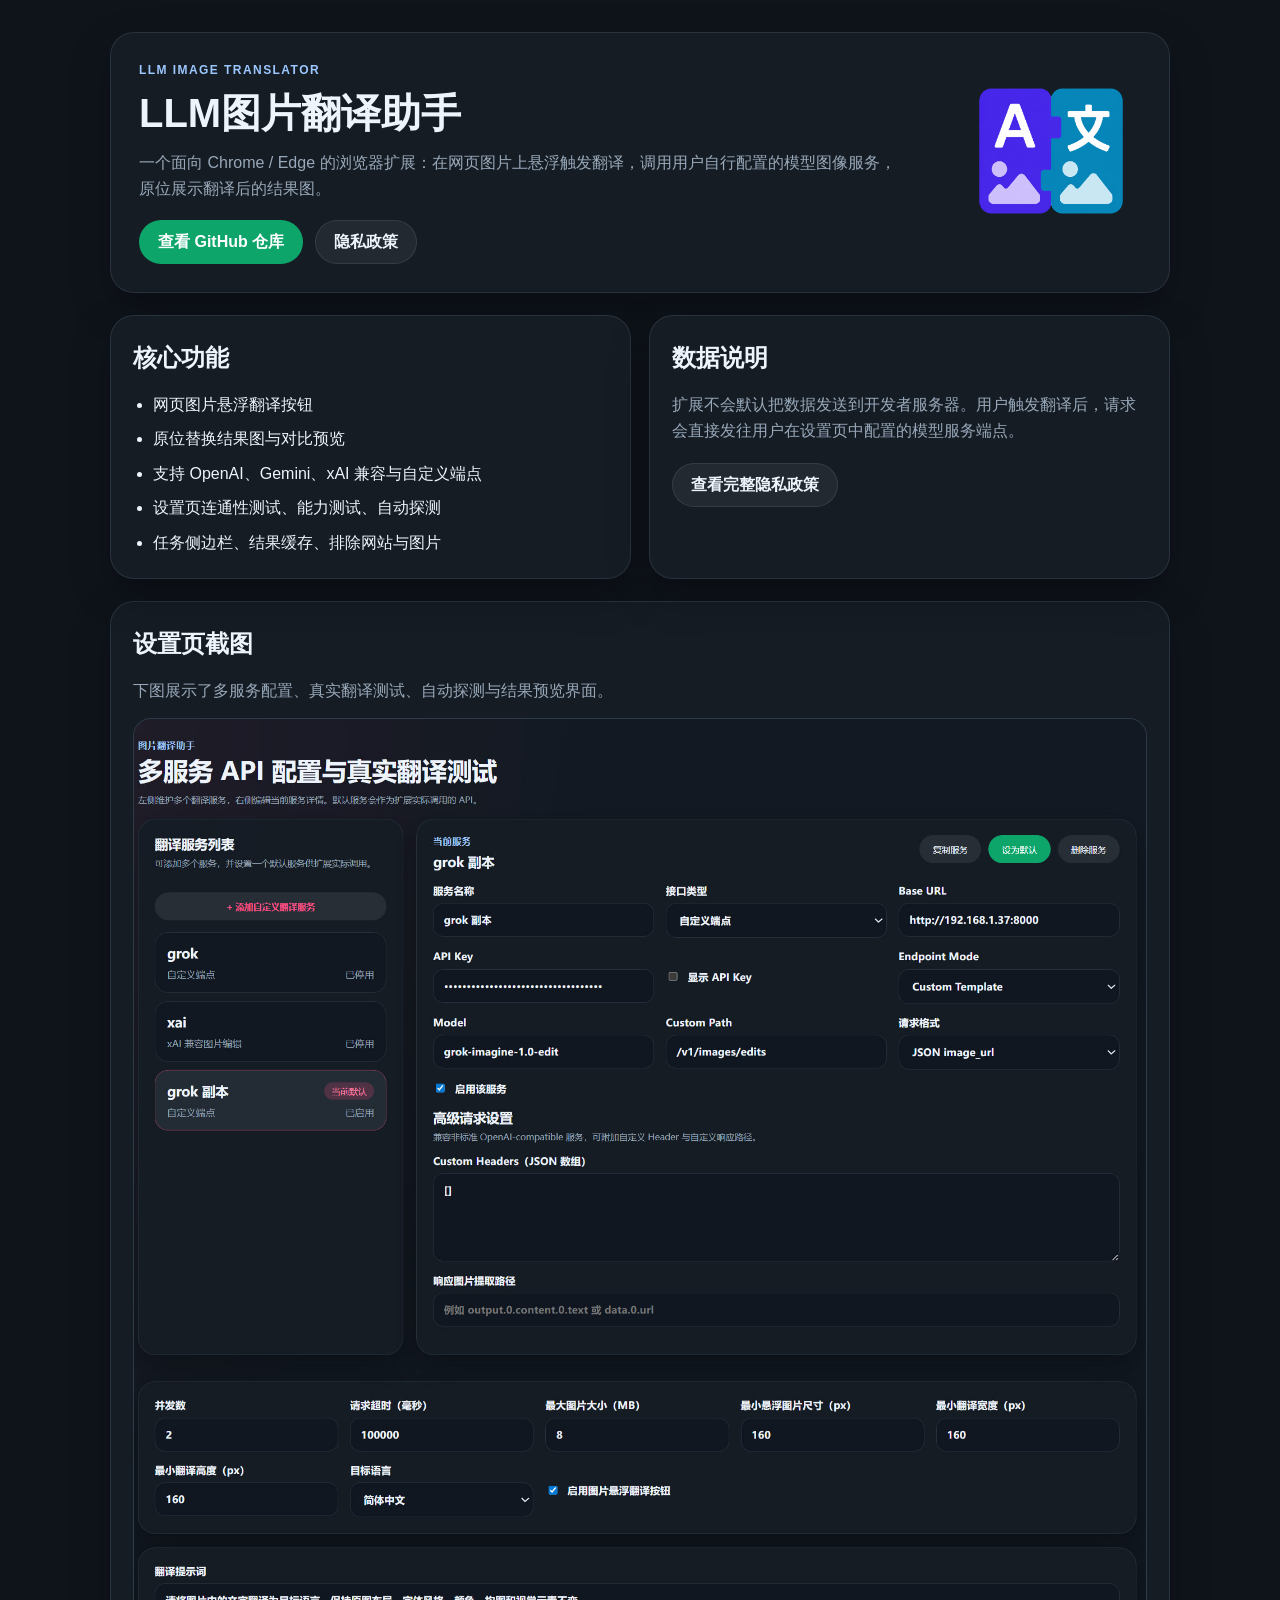
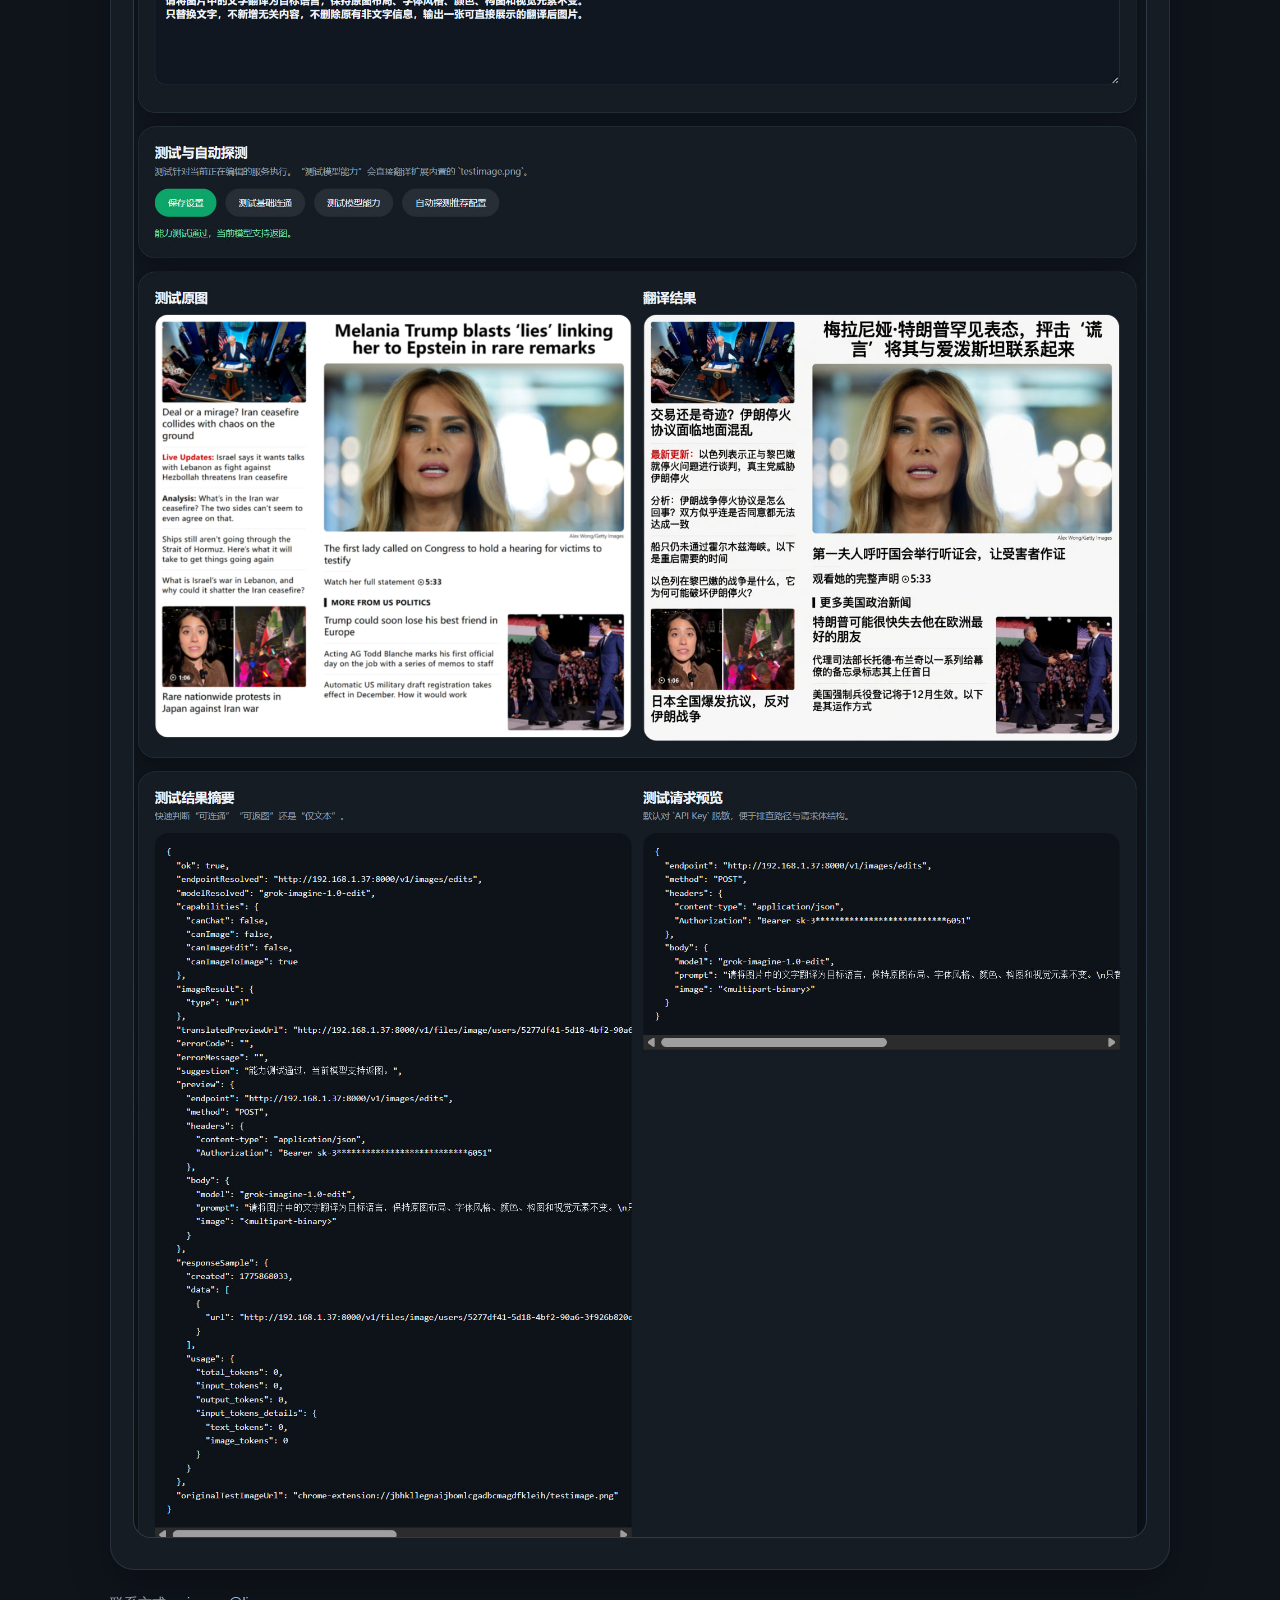
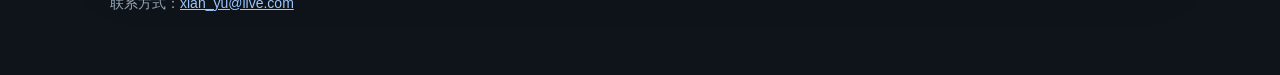
<file: docs/index.html>
<!doctype html>
<html lang="zh-CN">
<head>
  <meta charset="utf-8">
  <meta name="viewport" content="width=device-width,initial-scale=1">
  <title>LLM图片翻译助手 | LLM image translator</title>
  <meta name="description" content="LLM图片翻译助手：悬浮翻译网页图片，兼容 OpenAI、Gemini、xAI 兼容端点和自定义图像接口。">
  <link rel="stylesheet" href="./styles.css">
</head>
<body>
  <main class="page">
    <section class="hero">
      <div>
        <p class="eyebrow">LLM IMAGE TRANSLATOR</p>
        <h1>LLM图片翻译助手</h1>
        <p class="summary">
          一个面向 Chrome / Edge 的浏览器扩展：在网页图片上悬浮触发翻译，调用用户自行配置的模型图像服务，原位展示翻译后的结果图。
        </p>
        <div class="actions">
          <a class="button primary" href="https://github.com/XianYuDaXian/llm-image-translator" target="_blank" rel="noreferrer">查看 GitHub 仓库</a>
          <a class="button secondary" href="./privacy.html">隐私政策</a>
        </div>
      </div>
      <img src="./assets/logo.png" alt="LLM图片翻译助手 Logo">
    </section>

    <section class="grid">
      <article class="card">
        <h2>核心功能</h2>
        <ul>
          <li>网页图片悬浮翻译按钮</li>
          <li>原位替换结果图与对比预览</li>
          <li>支持 OpenAI、Gemini、xAI 兼容与自定义端点</li>
          <li>设置页连通性测试、能力测试、自动探测</li>
          <li>任务侧边栏、结果缓存、排除网站与图片</li>
        </ul>
      </article>

      <article class="card">
        <h2>数据说明</h2>
        <p class="summary">
          扩展不会默认把数据发送到开发者服务器。用户触发翻译后，请求会直接发往用户在设置页中配置的模型服务端点。
        </p>
        <div class="actions">
          <a class="button secondary" href="./privacy.html">查看完整隐私政策</a>
        </div>
      </article>
    </section>

    <section class="card">
      <h2>设置页截图</h2>
      <p class="muted" style="margin-bottom:14px;">下图展示了多服务配置、真实翻译测试、自动探测与结果预览界面。</p>
      <img class="shot" src="./assets/settings-page.png" alt="LLM图片翻译助手设置页截图">
    </section>

    <p class="footer">
      联系方式：<a href="mailto:xian_yu@live.com">xian_yu@live.com</a>
    </p>
  </main>
</body>
</html>
</file>
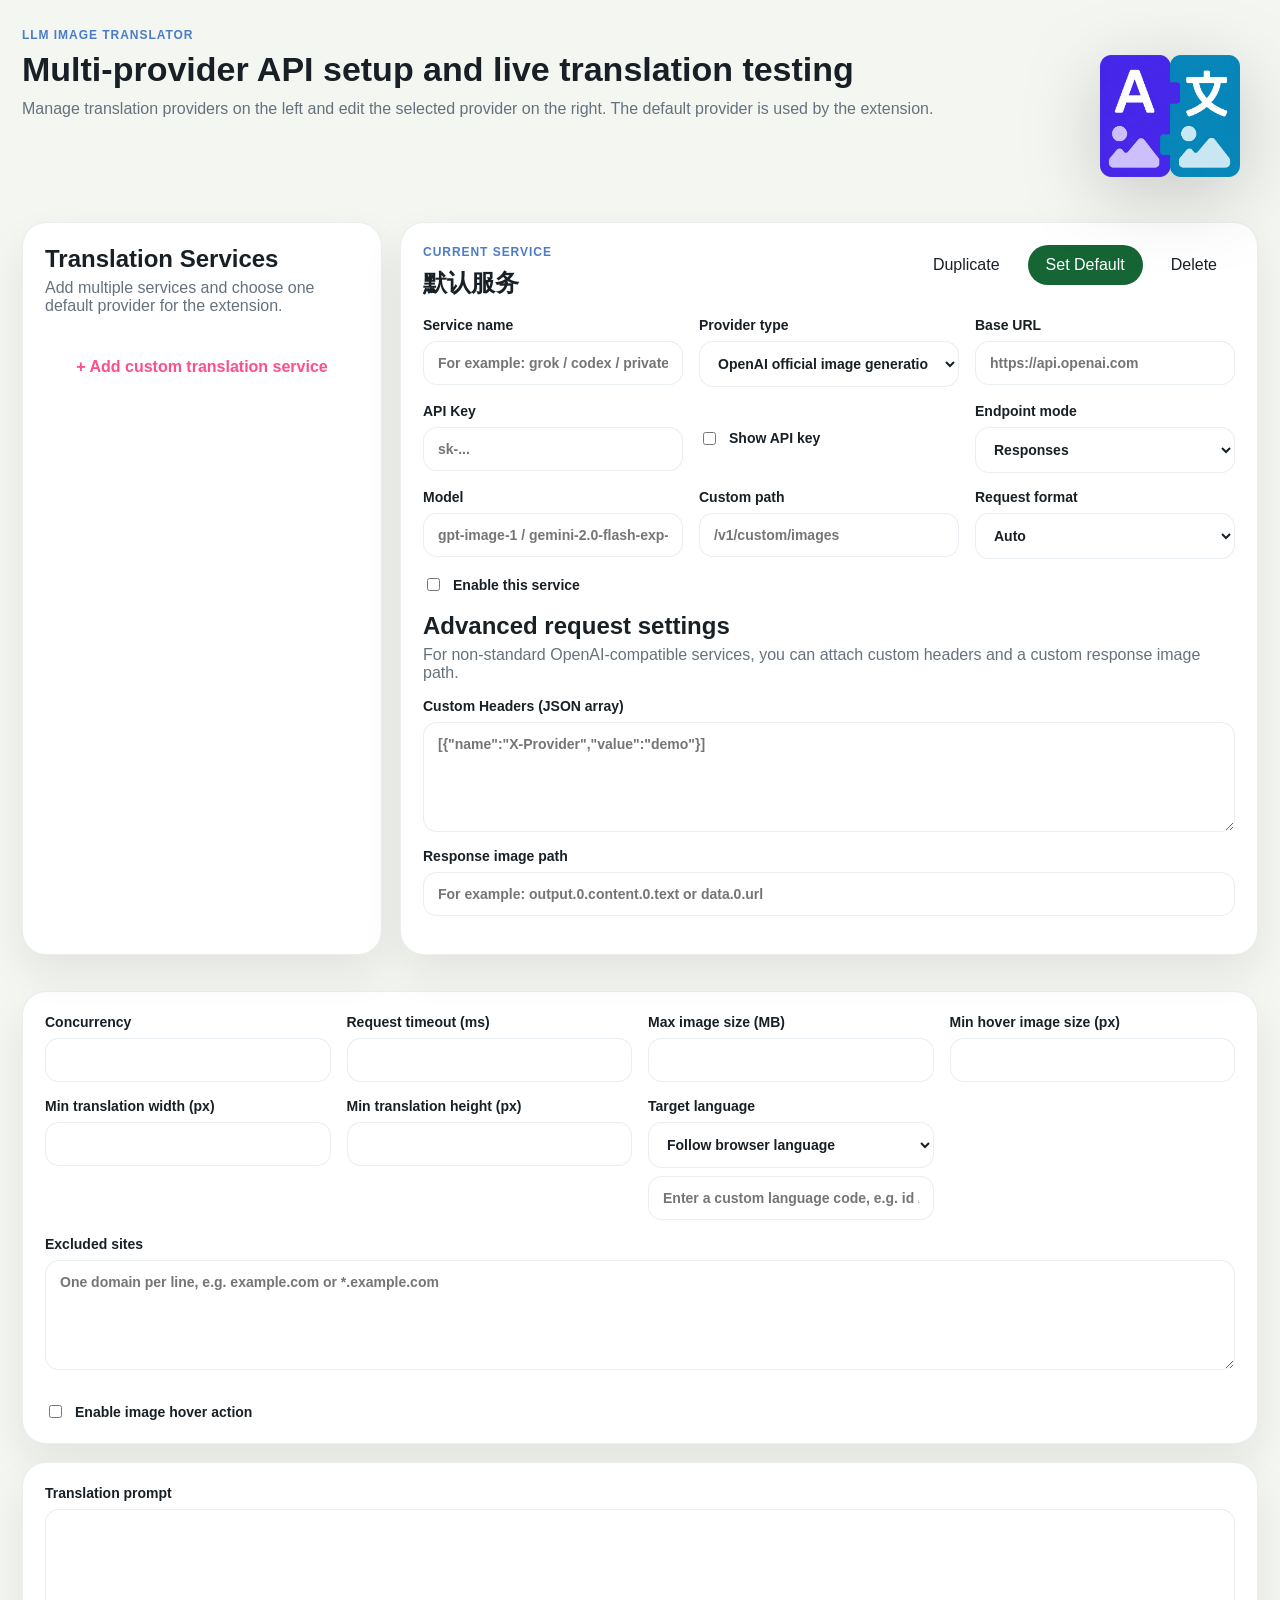
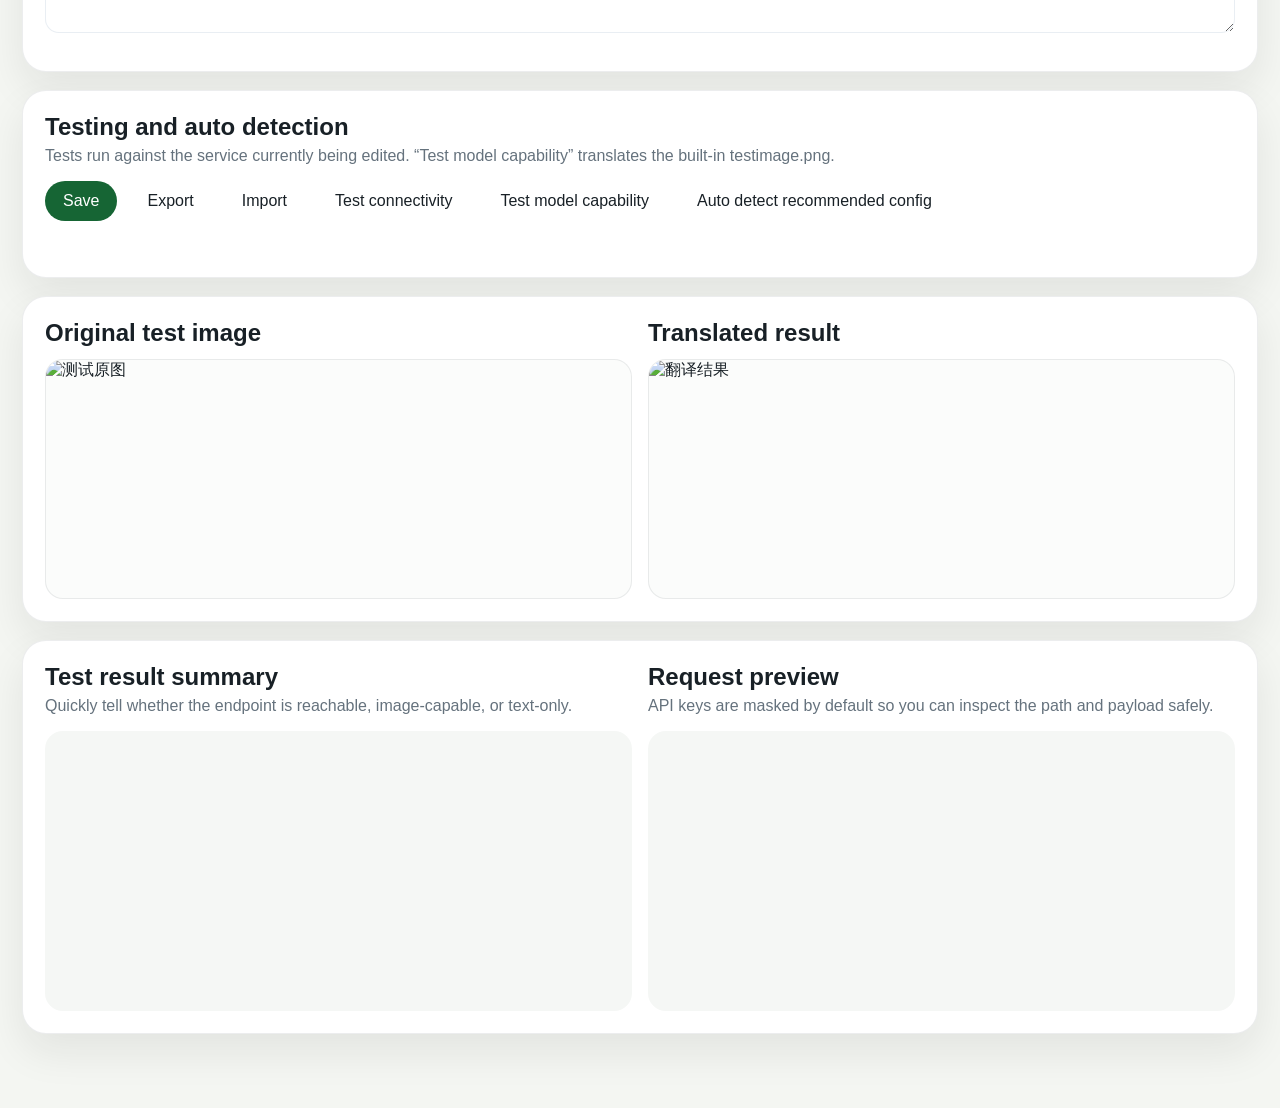
<file: options.html>
<!doctype html>
<html lang="zh-CN">
<head>
  <meta charset="utf-8">
  <meta name="viewport" content="width=device-width,initial-scale=1">
  <title>LLM图片翻译助手 设置</title>
  <link rel="stylesheet" href="options.css">
</head>
<body>
  <main class="page">
    <section class="hero">
      <div class="hero-copy">
        <p class="eyebrow" data-i18n="appNameShort">LLM图片翻译助手</p>
        <h1 data-i18n="heroTitle">多服务 API 配置与真实翻译测试</h1>
        <p class="summary" data-i18n="heroSummary">左侧维护多个翻译服务，右侧编辑当前服务详情。默认服务会作为扩展实际调用的 API。</p>
      </div>
      <div class="hero-logo-wrap" aria-hidden="true">
        <img class="hero-logo" src="logo.png" alt="">
      </div>
    </section>

    <section class="service-layout">
      <aside class="card service-sidebar">
        <div class="section-head">
          <h2 data-i18n="serviceListTitle">翻译服务列表</h2>
          <p data-i18n="serviceListSummary">可添加多个服务，并设置一个默认服务供扩展实际调用。</p>
        </div>
        <button id="addServiceButton" class="service-add-button" data-i18n="addCustomService">+ 添加自定义翻译服务</button>
        <div id="serviceList" class="service-list"></div>
      </aside>

      <section class="card service-detail">
        <div class="service-detail-head">
          <div>
            <p class="eyebrow" data-i18n="currentService">当前服务</p>
            <h2 id="serviceDetailTitle">默认服务</h2>
          </div>
          <div class="detail-actions">
            <button id="duplicateServiceButton" data-i18n="duplicateService">复制服务</button>
            <button id="setDefaultServiceButton" class="primary" data-i18n="setAsDefault">设为默认</button>
            <button id="deleteServiceButton" data-i18n="deleteService">删除服务</button>
          </div>
        </div>

        <div class="grid">
          <label><span data-i18n="serviceNameLabel">服务名称</span><input id="serviceName" type="text" data-i18n-placeholder="serviceNamePlaceholder" placeholder="例如：grok / codex / 内网服务"></label>
          <label><span data-i18n="providerTypeLabel">接口类型</span><select id="providerType"></select></label>
          <label><span data-i18n="baseUrlLabel">Base URL</span><input id="baseUrl" type="url" placeholder="https://api.openai.com"></label>
          <label><span data-i18n="apiKeyLabel">API Key</span><input id="apiKey" type="password" placeholder="sk-..."></label>
          <label class="inline-checkbox"><input id="showApiKey" type="checkbox"><span data-i18n="showApiKey">显示 API Key</span></label>
          <label><span data-i18n="endpointModeLabel">Endpoint Mode</span><select id="endpointMode"></select></label>
          <label><span data-i18n="modelLabel">Model</span><input id="model" type="text" placeholder="gpt-image-1 / gemini-2.0-flash-exp-image-generation"></label>
          <label><span data-i18n="customPathLabel">Custom Path</span><input id="customPath" type="text" data-i18n-placeholder="customPathPlaceholder" placeholder="/v1/custom/images"></label>
          <label><span data-i18n="requestFormatLabel">请求格式</span><select id="requestFormat"></select></label>
          <label class="inline-checkbox"><input id="serviceEnabled" type="checkbox"><span data-i18n="serviceEnabled">启用该服务</span></label>
        </div>

        <div class="section-head compact-head">
          <h2 data-i18n="advancedRequestTitle">高级请求设置</h2>
          <p data-i18n="advancedRequestSummary">兼容非标准 OpenAI-compatible 服务，可附加自定义 Header 与自定义响应路径。</p>
        </div>
        <label class="stack"><span data-i18n="customHeadersLabel">Custom Headers（JSON 数组）</span><textarea id="customHeaders" rows="5" data-i18n-placeholder="customHeadersPlaceholder" placeholder='[{"name":"X-Provider","value":"demo"}]'></textarea></label>
        <label class="stack"><span data-i18n="customResponseImagePathLabel">响应图片提取路径</span><input id="customResponseImagePath" type="text" data-i18n-placeholder="customResponseImagePathPlaceholder" placeholder="例如 output.0.content.0.text 或 data.0.url"></label>
      </section>
    </section>

    <section class="card grid">
      <label><span data-i18n="concurrencyLabel">并发数</span><input id="concurrency" type="number" min="1" max="8"></label>
      <label><span data-i18n="timeoutLabel">请求超时（毫秒）</span><input id="requestTimeoutMs" type="number" min="5000" step="1000"></label>
      <label><span data-i18n="maxImageMbLabel">最大图片大小（MB）</span><input id="maxImageMegabytes" type="number" min="1" step="1"></label>
      <label><span data-i18n="minHoverImageLabel">最小悬浮图片尺寸（px）</span><input id="minImageDisplaySize" type="number" min="48" step="8"></label>
      <label><span data-i18n="minTranslationWidthLabel">最小翻译宽度（px）</span><input id="minTranslationWidth" type="number" min="48" step="8"></label>
      <label><span data-i18n="minTranslationHeightLabel">最小翻译高度（px）</span><input id="minTranslationHeight" type="number" min="48" step="8"></label>
      <label>
        <span data-i18n="targetLanguageLabel">目标语言</span>
        <select id="targetLanguagePreset"></select>
        <input id="targetLanguageCustom" type="text" data-i18n-placeholder="targetLanguagePlaceholder" placeholder="输入自定义语言代码，例如 id / pl / nl">
      </label>
      <label class="stack wide-field">
        <span data-i18n="excludedSitesLabel">排除翻译网站</span>
        <textarea id="excludedSites" rows="4" data-i18n-placeholder="excludedSitesPlaceholder" placeholder="每行一个域名，例如 example.com 或 *.example.com"></textarea>
      </label>
      <label class="inline-checkbox"><input id="hoverButtonEnabled" type="checkbox"><span data-i18n="hoverButtonEnabledLabel">启用图片悬浮翻译按钮</span></label>
    </section>

    <section class="card">
      <label class="stack"><span data-i18n="translatePromptLabel">翻译提示词</span><textarea id="translatePromptTemplate" rows="6"></textarea></label>
    </section>

    <section class="card">
      <div class="section-head">
        <h2 data-i18n="testSectionTitle">测试与自动探测</h2>
        <p data-i18n="testSectionSummary">测试针对当前正在编辑的服务执行。“测试模型能力”会直接翻译扩展内置的 testimage.png。</p>
      </div>
      <div class="actions">
        <button id="saveButton" class="primary" data-i18n="saveSettings">保存设置</button>
        <button id="exportConfigButton" data-i18n="exportConfig">导出配置</button>
        <button id="importConfigButton" data-i18n="importConfig">导入配置</button>
        <input id="importConfigInput" type="file" accept="application/json,.json" hidden>
        <button id="connectivityButton" data-i18n="testConnectivity">测试基础连通</button>
        <button id="capabilityButton" data-i18n="testCapability">测试模型能力</button>
        <button id="detectButton" data-i18n="autoDetect">自动探测推荐配置</button>
      </div>
      <div id="statusMessage" class="status"></div>
    </section>

    <section class="card preview-grid">
      <div class="image-card">
        <h2 data-i18n="testOriginalImage">测试原图</h2>
        <img id="originalPreview" alt="测试原图">
      </div>
      <div class="image-card">
        <h2 data-i18n="translatedResult">翻译结果</h2>
        <img id="translatedPreview" alt="翻译结果">
      </div>
    </section>

    <section class="card split">
      <div>
        <div class="section-head">
          <h2 data-i18n="resultSummaryTitle">测试结果摘要</h2>
          <p data-i18n="resultSummaryText">快速判断“可连通”“可返图”还是“仅文本”。</p>
        </div>
        <pre id="resultView" class="code-block"></pre>
      </div>
      <div>
        <div class="section-head">
          <h2 data-i18n="requestPreviewTitle">测试请求预览</h2>
          <p data-i18n="requestPreviewText">默认对 API Key 脱敏，便于排查路径与请求体结构。</p>
        </div>
        <pre id="previewView" class="code-block"></pre>
      </div>
    </section>
  </main>

  <script src="common.js"></script>
  <script src="options.js"></script>
</body>
</html>
</file>
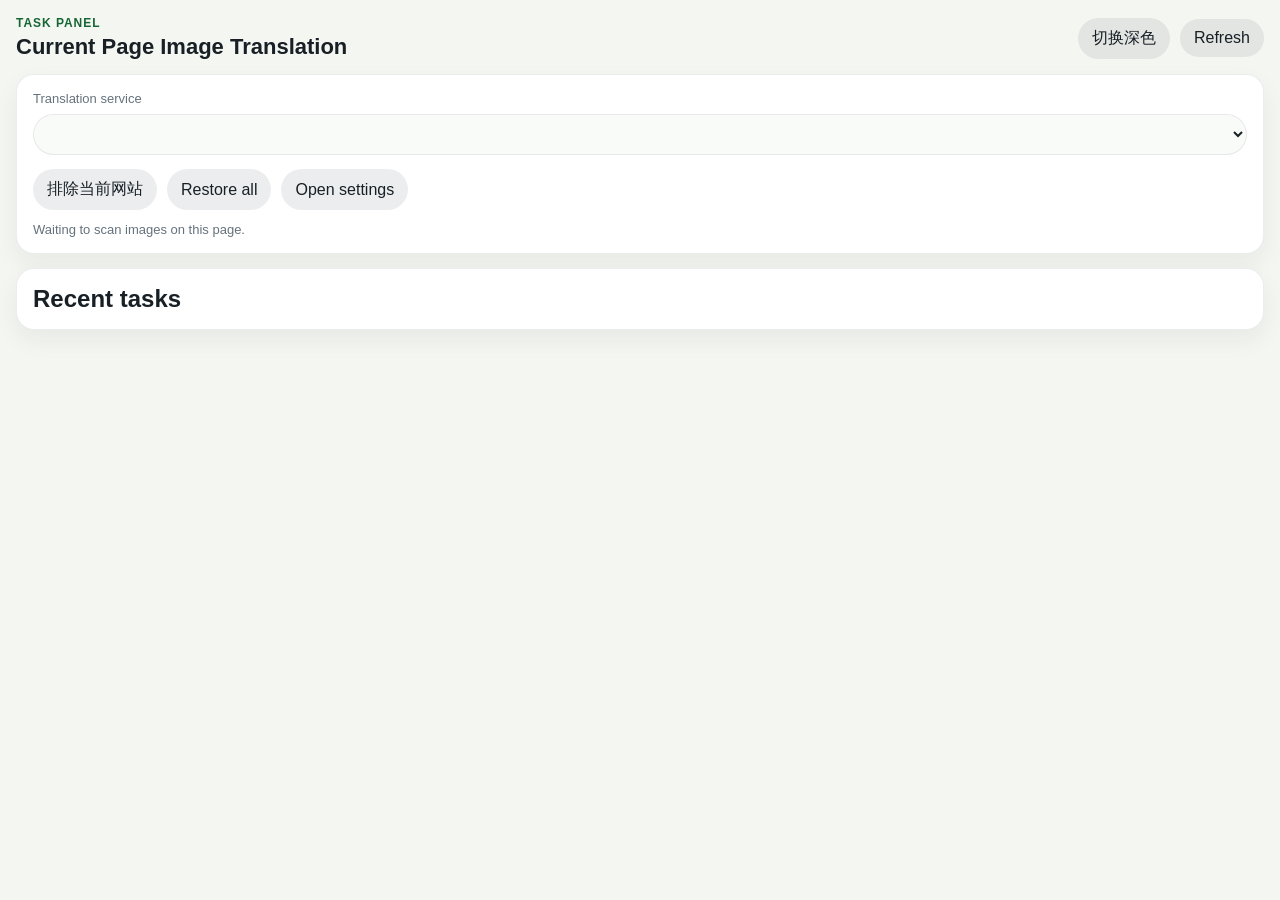
<file: sidepanel.html>
<!doctype html>
<html lang="zh-CN">
<head>
  <meta charset="utf-8">
  <meta name="viewport" content="width=device-width,initial-scale=1">
  <title>LLM图片翻译助手 任务</title>
  <link rel="stylesheet" href="sidepanel.css">
</head>
<body>
  <main class="panel">
    <header class="panel-header">
      <div>
        <p class="eyebrow" data-i18n="panelEyebrow">任务面板</p>
        <h1 data-i18n="panelTitle">当前页图片翻译</h1>
      </div>
      <div class="header-actions">
        <button id="themeToggleButton" type="button">切换深色</button>
        <button id="refreshButton" data-i18n="refresh">刷新</button>
      </div>
    </header>

    <section class="card">
      <div class="service-switcher">
        <label class="service-switcher-label" for="serviceSelect" data-i18n="serviceSwitcherLabel">翻译服务</label>
        <div class="service-switcher-row">
          <select id="serviceSelect"></select>
        </div>
      </div>
      <div class="actions">
        <button id="excludeSiteButton">排除当前网站</button>
        <button id="restoreAllButton" data-i18n="restoreAllImages">恢复全部原图</button>
        <button id="openOptionsButton" data-i18n="openSettings">打开设置页</button>
      </div>
      <p id="summaryText" class="summary" data-i18n="sidepanelWaitingScan">等待扫描页面图片。</p>
    </section>

    <section class="card">
      <h2 data-i18n="recentTasks">最近任务</h2>
      <div id="taskList" class="task-list"></div>
    </section>
  </main>

  <script src="common.js"></script>
  <script src="sidepanel.js"></script>
</body>
</html>
</file>
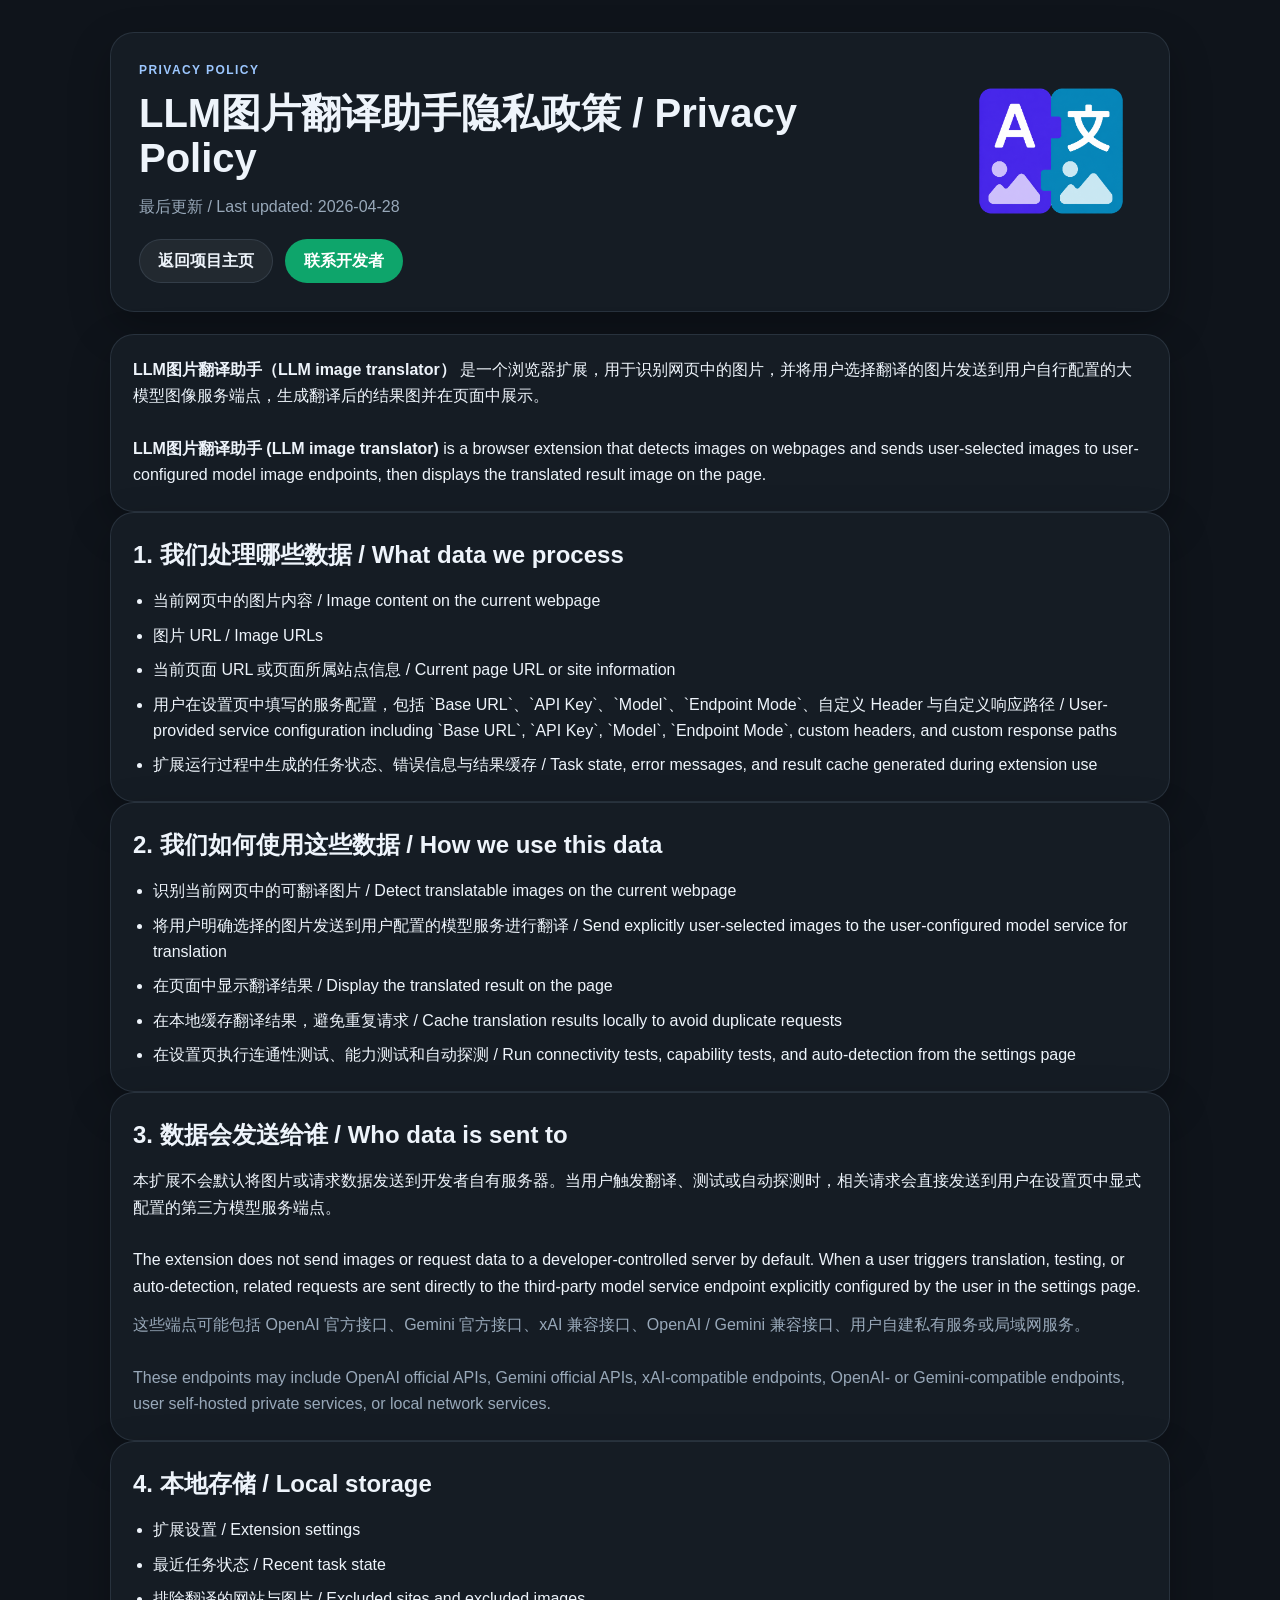
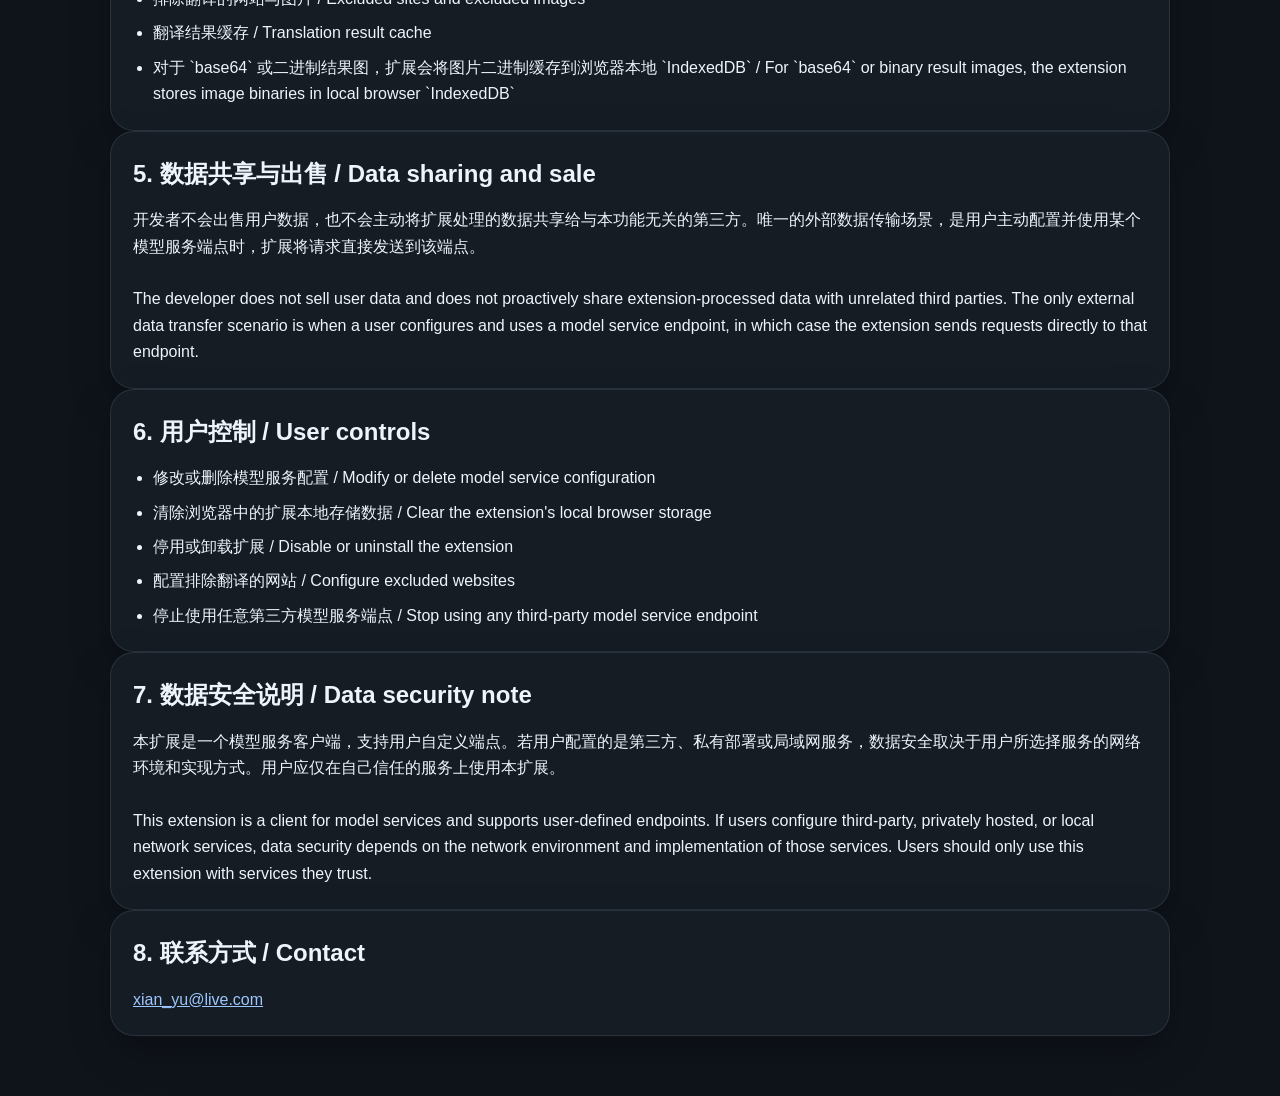
<file: docs/privacy.html>
<!doctype html>
<html lang="zh-CN">
<head>
  <meta charset="utf-8">
  <meta name="viewport" content="width=device-width,initial-scale=1">
  <title>LLM图片翻译助手隐私政策</title>
  <meta name="description" content="LLM图片翻译助手隐私政策">
  <link rel="stylesheet" href="./styles.css">
</head>
<body>
  <main class="page">
    <section class="hero">
      <div>
        <p class="eyebrow">PRIVACY POLICY</p>
        <h1>LLM图片翻译助手隐私政策 / Privacy Policy</h1>
        <p class="summary">最后更新 / Last updated: 2026-04-28</p>
        <div class="actions">
          <a class="button secondary" href="./index.html">返回项目主页</a>
          <a class="button primary" href="mailto:xian_yu@live.com">联系开发者</a>
        </div>
      </div>
      <img src="./assets/logo.png" alt="LLM图片翻译助手 Logo">
    </section>

    <section class="card">
      <p>
        <strong>LLM图片翻译助手（LLM image translator）</strong>
        是一个浏览器扩展，用于识别网页中的图片，并将用户选择翻译的图片发送到用户自行配置的大模型图像服务端点，生成翻译后的结果图并在页面中展示。<br><br>
        <strong>LLM图片翻译助手 (LLM image translator)</strong>
        is a browser extension that detects images on webpages and sends user-selected images to user-configured model image endpoints, then displays the translated result image on the page.
      </p>
    </section>

    <section class="card">
      <h2>1. 我们处理哪些数据 / What data we process</h2>
      <ul>
        <li>当前网页中的图片内容 / Image content on the current webpage</li>
        <li>图片 URL / Image URLs</li>
        <li>当前页面 URL 或页面所属站点信息 / Current page URL or site information</li>
        <li>用户在设置页中填写的服务配置，包括 `Base URL`、`API Key`、`Model`、`Endpoint Mode`、自定义 Header 与自定义响应路径 / User-provided service configuration including `Base URL`, `API Key`, `Model`, `Endpoint Mode`, custom headers, and custom response paths</li>
        <li>扩展运行过程中生成的任务状态、错误信息与结果缓存 / Task state, error messages, and result cache generated during extension use</li>
      </ul>
    </section>

    <section class="card">
      <h2>2. 我们如何使用这些数据 / How we use this data</h2>
      <ul>
        <li>识别当前网页中的可翻译图片 / Detect translatable images on the current webpage</li>
        <li>将用户明确选择的图片发送到用户配置的模型服务进行翻译 / Send explicitly user-selected images to the user-configured model service for translation</li>
        <li>在页面中显示翻译结果 / Display the translated result on the page</li>
        <li>在本地缓存翻译结果，避免重复请求 / Cache translation results locally to avoid duplicate requests</li>
        <li>在设置页执行连通性测试、能力测试和自动探测 / Run connectivity tests, capability tests, and auto-detection from the settings page</li>
      </ul>
    </section>

    <section class="card">
      <h2>3. 数据会发送给谁 / Who data is sent to</h2>
      <p>
        本扩展不会默认将图片或请求数据发送到开发者自有服务器。当用户触发翻译、测试或自动探测时，相关请求会直接发送到用户在设置页中显式配置的第三方模型服务端点。<br><br>
        The extension does not send images or request data to a developer-controlled server by default. When a user triggers translation, testing, or auto-detection, related requests are sent directly to the third-party model service endpoint explicitly configured by the user in the settings page.
      </p>
      <p class="muted" style="margin-top:12px;">
        这些端点可能包括 OpenAI 官方接口、Gemini 官方接口、xAI 兼容接口、OpenAI / Gemini 兼容接口、用户自建私有服务或局域网服务。<br><br>
        These endpoints may include OpenAI official APIs, Gemini official APIs, xAI-compatible endpoints, OpenAI- or Gemini-compatible endpoints, user self-hosted private services, or local network services.
      </p>
    </section>

    <section class="card">
      <h2>4. 本地存储 / Local storage</h2>
      <ul>
        <li>扩展设置 / Extension settings</li>
        <li>最近任务状态 / Recent task state</li>
        <li>排除翻译的网站与图片 / Excluded sites and excluded images</li>
        <li>翻译结果缓存 / Translation result cache</li>
        <li>对于 `base64` 或二进制结果图，扩展会将图片二进制缓存到浏览器本地 `IndexedDB` / For `base64` or binary result images, the extension stores image binaries in local browser `IndexedDB`</li>
      </ul>
    </section>

    <section class="card">
      <h2>5. 数据共享与出售 / Data sharing and sale</h2>
      <p>
        开发者不会出售用户数据，也不会主动将扩展处理的数据共享给与本功能无关的第三方。唯一的外部数据传输场景，是用户主动配置并使用某个模型服务端点时，扩展将请求直接发送到该端点。<br><br>
        The developer does not sell user data and does not proactively share extension-processed data with unrelated third parties. The only external data transfer scenario is when a user configures and uses a model service endpoint, in which case the extension sends requests directly to that endpoint.
      </p>
    </section>

    <section class="card">
      <h2>6. 用户控制 / User controls</h2>
      <ul>
        <li>修改或删除模型服务配置 / Modify or delete model service configuration</li>
        <li>清除浏览器中的扩展本地存储数据 / Clear the extension's local browser storage</li>
        <li>停用或卸载扩展 / Disable or uninstall the extension</li>
        <li>配置排除翻译的网站 / Configure excluded websites</li>
        <li>停止使用任意第三方模型服务端点 / Stop using any third-party model service endpoint</li>
      </ul>
    </section>

    <section class="card">
      <h2>7. 数据安全说明 / Data security note</h2>
      <p>
        本扩展是一个模型服务客户端，支持用户自定义端点。若用户配置的是第三方、私有部署或局域网服务，数据安全取决于用户所选择服务的网络环境和实现方式。用户应仅在自己信任的服务上使用本扩展。<br><br>
        This extension is a client for model services and supports user-defined endpoints. If users configure third-party, privately hosted, or local network services, data security depends on the network environment and implementation of those services. Users should only use this extension with services they trust.
      </p>
    </section>

    <section class="card">
      <h2>8. 联系方式 / Contact</h2>
      <p><a href="mailto:xian_yu@live.com">xian_yu@live.com</a></p>
    </section>
  </main>
</body>
</html>
</file>
<file: docs/styles.css>
:root {
  color-scheme: dark;
  --bg: #0f141b;
  --panel: #151c24;
  --panel-strong: #1b2530;
  --ink: #eef4fb;
  --muted: #98a8b9;
  --line: rgba(158, 183, 209, 0.14);
  --accent: #0ea56b;
  --accent-soft: rgba(14, 165, 107, 0.14);
  --shadow: 0 16px 40px rgba(0, 0, 0, 0.26);
}

* {
  box-sizing: border-box;
}

html, body {
  margin: 0;
  padding: 0;
}

body {
  font-family: "Microsoft YaHei", "PingFang SC", sans-serif;
  background: var(--bg);
  color: var(--ink);
  line-height: 1.65;
}

a {
  color: #9cc7ff;
}

.page {
  max-width: 1100px;
  margin: 0 auto;
  padding: 32px 20px 60px;
}

.hero,
.card {
  background: var(--panel);
  border: 1px solid var(--line);
  border-radius: 24px;
  box-shadow: var(--shadow);
}

.hero {
  display: grid;
  grid-template-columns: minmax(0, 1fr) 220px;
  gap: 24px;
  padding: 28px;
  margin-bottom: 22px;
}

.hero img {
  width: 100%;
  max-width: 180px;
  justify-self: end;
  align-self: start;
}

.eyebrow {
  margin: 0 0 10px;
  color: #9cc7ff;
  font-size: 12px;
  font-weight: 700;
  letter-spacing: 0.12em;
  text-transform: uppercase;
}

h1, h2, h3, p {
  margin: 0;
}

h1 {
  font-size: 40px;
  line-height: 1.12;
  margin-bottom: 14px;
}

h2 {
  font-size: 24px;
  margin-bottom: 14px;
}

h3 {
  font-size: 18px;
  margin-bottom: 10px;
}

.summary,
.muted {
  color: var(--muted);
}

.actions {
  display: flex;
  flex-wrap: wrap;
  gap: 12px;
  margin-top: 18px;
}

.button {
  display: inline-flex;
  align-items: center;
  justify-content: center;
  min-height: 44px;
  padding: 0 18px;
  border-radius: 999px;
  border: 1px solid transparent;
  text-decoration: none;
  font-weight: 700;
}

.button.primary {
  background: var(--accent);
  color: #fff;
}

.button.secondary {
  background: rgba(255, 255, 255, 0.06);
  color: var(--ink);
  border-color: var(--line);
}

.grid {
  display: grid;
  grid-template-columns: repeat(auto-fit, minmax(260px, 1fr));
  gap: 18px;
  margin-bottom: 22px;
}

.card {
  padding: 22px;
}

ul {
  margin: 0;
  padding-left: 20px;
}

li + li {
  margin-top: 8px;
}

.shot {
  width: 100%;
  border-radius: 18px;
  border: 1px solid var(--line);
  background: var(--panel-strong);
}

.footer {
  margin-top: 22px;
  color: var(--muted);
  font-size: 14px;
}

@media (max-width: 800px) {
  .hero {
    grid-template-columns: 1fr;
  }

  .hero img {
    justify-self: start;
  }

  h1 {
    font-size: 32px;
  }
}
</file>
<file: options.css>
:root {
  color-scheme: light;
  --bg: #f4f6f2;
  --panel: #ffffff;
  --panel-strong: #eef3ef;
  --panel-soft: #fbfcfb;
  --ink: #182026;
  --muted: #65727d;
  --line: rgba(24, 32, 38, 0.08);
  --accent: #ff4f88;
  --accent-strong: #166534;
  --shadow: 0 18px 40px rgba(20, 30, 24, 0.08);
  --field-bg: #ffffff;
  --code-bg: #f5f7f5;
  --code-ink: #182026;
  --hero-accent: #4a7cc8;
}

body[data-theme="dark"] {
  color-scheme: dark;
  --bg: #0f141b;
  --panel: #151c24;
  --panel-strong: #1b2530;
  --panel-soft: #111821;
  --ink: #eef4fb;
  --muted: #93a2b3;
  --line: rgba(158, 183, 209, 0.14);
  --accent: #ff4f88;
  --accent-strong: #0ea56b;
  --shadow: 0 18px 40px rgba(0, 0, 0, 0.28);
  --field-bg: #101720;
  --code-bg: #0d1319;
  --code-ink: #edf3f6;
  --hero-accent: #9cc7ff;
}

* {
  box-sizing: border-box;
}

body {
  margin: 0;
  font-family: "Microsoft YaHei", "PingFang SC", sans-serif;
  color: var(--ink);
  background: var(--bg);
}

.page {
  max-width: 1400px;
  margin: 0 auto;
  padding: 28px 22px 56px;
}

.hero {
  display: flex;
  align-items: flex-start;
  justify-content: space-between;
  gap: 28px;
  margin-bottom: 18px;
}

.hero-copy {
  flex: 1 1 auto;
  min-width: 0;
}

.hero-logo-wrap {
  flex: 0 0 auto;
  display: flex;
  align-items: flex-start;
  justify-content: flex-end;
}

.hero-logo {
  width: 176px;
  height: 176px;
  object-fit: contain;
  filter: drop-shadow(0 18px 38px rgba(0, 0, 0, 0.18));
}

.eyebrow {
  margin: 0 0 8px;
  color: var(--hero-accent);
  font-weight: 700;
  letter-spacing: 0.08em;
  text-transform: uppercase;
  font-size: 12px;
}

h1, h2, p {
  margin: 0;
}

h1 {
  font-size: 34px;
  line-height: 1.12;
  margin-bottom: 12px;
}

.summary,
.section-head p,
.status,
.task-muted {
  color: var(--muted);
}

.card {
  background: var(--panel);
  border: 1px solid var(--line);
  border-radius: 24px;
  padding: 22px;
  box-shadow: var(--shadow);
  margin-bottom: 18px;
}

.service-layout {
  display: grid;
  grid-template-columns: 360px minmax(0, 1fr);
  gap: 18px;
  margin-bottom: 18px;
}

.service-sidebar,
.service-detail {
  min-height: 720px;
}

.service-sidebar {
  display: flex;
  flex-direction: column;
  gap: 16px;
}

.service-add-button {
  justify-content: flex-start;
  color: #ff4f88;
  font-weight: 700;
}

.service-list {
  display: flex;
  flex-direction: column;
  gap: 12px;
  overflow: auto;
}

.service-item {
  padding: 16px;
  border-radius: 18px;
  border: 1px solid var(--line);
  background: var(--panel-soft);
  cursor: pointer;
  transition: border-color 140ms ease, transform 140ms ease, background 140ms ease;
}

.service-item[data-selected="true"] {
  background: var(--panel-strong);
  border-color: rgba(255, 79, 136, 0.4);
  transform: translateY(-1px);
}

.service-item-head {
  display: flex;
  align-items: center;
  justify-content: space-between;
  gap: 12px;
  margin-bottom: 8px;
}

.service-item-name {
  font-size: 18px;
  font-weight: 700;
}

.service-badge {
  padding: 4px 10px;
  border-radius: 999px;
  background: rgba(255, 79, 136, 0.2);
  color: #ff7fa8;
  font-size: 12px;
}

.service-item-meta {
  display: flex;
  align-items: center;
  justify-content: space-between;
  gap: 12px;
  color: var(--muted);
  font-size: 13px;
}

.service-detail-head {
  display: flex;
  align-items: flex-start;
  justify-content: space-between;
  gap: 16px;
  margin-bottom: 18px;
}

.detail-actions {
  display: flex;
  flex-wrap: wrap;
  gap: 10px;
}

.grid,
.preview-grid,
.split {
  display: grid;
  gap: 16px;
}

.grid {
  grid-template-columns: repeat(auto-fit, minmax(240px, 1fr));
}

.preview-grid,
.split {
  grid-template-columns: repeat(auto-fit, minmax(320px, 1fr));
}

label {
  display: flex;
  flex-direction: column;
  gap: 8px;
  font-size: 14px;
  font-weight: 600;
}

input,
select,
textarea,
button {
  font: inherit;
}

input,
select,
textarea {
  width: 100%;
  padding: 13px 14px;
  border-radius: 14px;
  border: 1px solid rgba(136, 162, 190, 0.18);
  background: var(--field-bg);
  color: var(--ink);
}

textarea {
  resize: vertical;
  min-height: 110px;
}

.stack {
  margin-bottom: 16px;
}

.wide-field {
  grid-column: 1 / -1;
}

.inline-checkbox {
  flex-direction: row;
  align-items: center;
  gap: 10px;
}

.inline-checkbox input {
  width: auto;
}

.section-head {
  display: flex;
  flex-direction: column;
  gap: 6px;
  margin-bottom: 16px;
}

.compact-head {
  margin-top: 18px;
}

.actions {
  display: flex;
  flex-wrap: wrap;
  gap: 12px;
}

button {
  border: 0;
  border-radius: 999px;
  padding: 11px 18px;
  cursor: pointer;
  background: rgba(255, 255, 255, 0.08);
  color: var(--ink);
}

button.primary {
  background: var(--accent-strong);
  color: #fff;
}

.status {
  margin-top: 14px;
  min-height: 20px;
}

.image-card {
  display: flex;
  flex-direction: column;
  gap: 12px;
}

.image-card img {
  width: 100%;
  min-height: 240px;
  object-fit: contain;
  background: var(--panel-soft);
  border: 1px solid var(--line);
  border-radius: 18px;
}

.code-block {
  min-height: 280px;
  margin: 0;
  padding: 16px;
  overflow: auto;
  border-radius: 18px;
  background: var(--code-bg);
  color: var(--code-ink);
  font-family: Consolas, monospace;
  font-size: 12px;
  line-height: 1.55;
}

@media (max-width: 1040px) {
  .hero {
    flex-direction: column;
    align-items: flex-start;
  }

  .hero-logo {
    width: 132px;
    height: 132px;
  }

  .service-layout {
    grid-template-columns: 1fr;
  }

  .service-sidebar,
  .service-detail {
    min-height: auto;
  }
}

@media (max-width: 720px) {
  .page {
    padding: 18px 12px 28px;
  }

  h1 {
    font-size: 28px;
  }
}
</file>
<file: sidepanel.css>
:root {
  --bg: #f4f6f2;
  --card: #ffffff;
  --ink: #182026;
  --muted: #65727d;
  --line: rgba(24, 32, 38, 0.08);
  --accent: #166534;
}

body[data-theme="dark"] {
  --bg: #0f141b;
  --card: #151c24;
  --ink: #eef4fb;
  --muted: #93a2b3;
  --line: rgba(158, 183, 209, 0.14);
  --accent: #0ea56b;
}

* {
  box-sizing: border-box;
}

body {
  margin: 0;
  font-family: "Microsoft YaHei", "PingFang SC", sans-serif;
  background: var(--bg);
  color: var(--ink);
}

body[data-theme="dark"] {
  background: var(--bg);
}

.panel {
  padding: 16px;
}

.panel-header {
  display: flex;
  align-items: center;
  justify-content: space-between;
  gap: 12px;
  margin-bottom: 14px;
}

.header-actions {
  display: flex;
  align-items: center;
  gap: 10px;
}

.eyebrow {
  margin: 0 0 4px;
  color: var(--accent);
  font-size: 12px;
  font-weight: 700;
  letter-spacing: 0.08em;
  text-transform: uppercase;
}

h1, h2, p {
  margin: 0;
}

h1 {
  font-size: 22px;
}

.card {
  margin-bottom: 14px;
  padding: 16px;
  border-radius: 18px;
  background: var(--card);
  border: 1px solid var(--line);
  box-shadow: 0 10px 24px rgba(20, 30, 24, 0.06);
}

.actions {
  display: flex;
  flex-wrap: wrap;
  gap: 10px;
  margin-bottom: 12px;
}

.service-switcher {
  margin-bottom: 14px;
}

.service-switcher-label {
  display: block;
  margin-bottom: 8px;
  color: var(--muted);
  font-size: 13px;
}

.service-switcher-row {
  display: flex;
  gap: 10px;
  align-items: center;
  flex-wrap: wrap;
}

.service-switcher-row select {
  flex: 1 1 180px;
  min-width: 0;
  border: 1px solid var(--line);
  border-radius: 999px;
  padding: 10px 14px;
  background: #f9fbf8;
  color: var(--ink);
  font: inherit;
}

body[data-theme="dark"] .service-switcher-row select,
body[data-theme="dark"] .task-preview,
body[data-theme="dark"] .task-item,
body[data-theme="dark"] .card {
  background: var(--card);
}

body[data-theme="dark"] .task-preview img {
  background: #0d1319;
}

button {
  border: 0;
  border-radius: 999px;
  padding: 10px 14px;
  cursor: pointer;
  background: rgba(24, 32, 38, 0.08);
  color: var(--ink);
  font: inherit;
}

button.primary {
  background: var(--accent);
  color: #fff;
}

.summary {
  color: var(--muted);
  font-size: 13px;
}

.task-list {
  display: flex;
  flex-direction: column;
  gap: 10px;
}

.task-item {
  padding: 12px;
  border-radius: 14px;
  border: 1px solid var(--line);
  background: #fbfcfb;
}

.task-preview {
  margin-bottom: 10px;
  border-radius: 12px;
  overflow: hidden;
  background: #eef3ef;
  border: 1px solid var(--line);
}

.task-preview img {
  display: block;
  width: 100%;
  max-height: 180px;
  object-fit: contain;
  background: #fff;
}

.task-item strong {
  display: block;
  margin-bottom: 6px;
}

.task-meta {
  display: flex;
  align-items: center;
  justify-content: space-between;
  gap: 12px;
  font-size: 12px;
  color: var(--muted);
}

.task-actions {
  margin-top: 10px;
  display: flex;
  gap: 8px;
}
</file>
